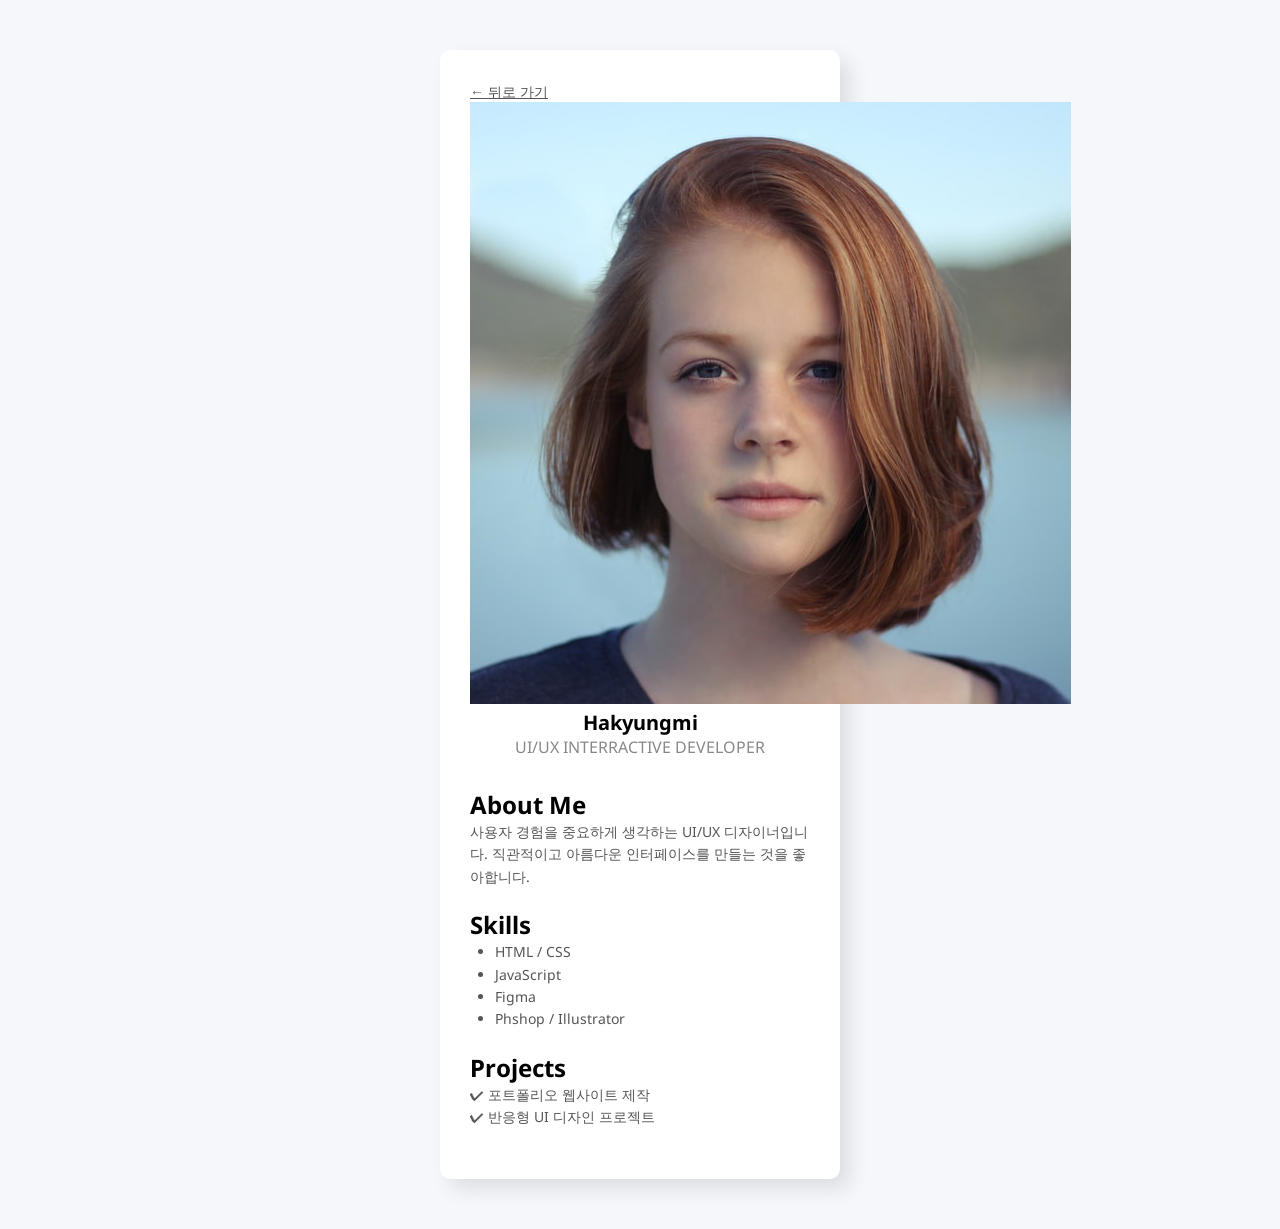
<file: profile-detail.html>
<!doctype html>
<html lang="ko">
  <head>
    <meta charset="UTF-8" />
    <meta name="viewport" content="width=device-width, initial-scale=1.0" />
    <title>멤버1 디테일 페이지</title>
    <link rel="stylesheet" href="css/detail.css" />
  </head>
  <body>
    <!-- 전체 영역 -->

    <section class="detail-wrap">
      <!-- 뒤로 가기 -->
      <a href="index.html" class="back-btn">← 뒤로 가기</a>
      <!-- 상단 프로필 -->
      <div class="detail-profile">
        <img src="images/member1.jpg" alt="member1" />
        <h1>Hakyungmi</h1>
        <p>UI/UX INTERRACTIVE DEVELOPER</p>
      </div>
      <!-- 소개 -->
      <div class="detaile-box">
        <h2>About Me</h2>
        <p>
          사용자 경험을 중요하게 생각하는 UI/UX 디자이너입니다. 직관적이고
          아름다운 인터페이스를 만들는 것을 좋아합니다.
        </p>
      </div>
      <!-- 스킬 -->
      <div class="detaile-box">
        <h2>Skills</h2>
        <ul>
          <li>HTML / CSS</li>
          <li>JavaScript</li>
          <li>Figma</li>
          <li>Phshop / Illustrator</li>
        </ul>
      </div>
      <!-- 프로젝트 -->
      <div class="detaile-box">
        <h2>Projects</h2>
        <p>✔ 포트폴리오 웹사이트 제작</p>
        <p>✔ 반응형 UI 디자인 프로젝트</p>
      </div>
    </section>
  </body>
</html>
</file>
<file: css/detail.css>
@import url('https://fonts.googleapis.com/css2?family=Noto+Sans:ital,wght@0,100..900;1,100..900&family=Orbitron:wght@400..900&family=Poiret+One&family=Poppins:ital,wght@0,100;0,200;0,300;0,400;0,500;0,600;0,700;0,800;0,900;1,100;1,200;1,300;1,400;1,500;1,600;1,700;1,800;1,900&display=swap');


* {
  margin: 0;
  padding: 0;
  box-sizing: border-box;
}
body {
  background-color: #f5f7fa;
   font-family: "Noto Sans", sans-serif;
}
.detail-wrap{
    width: 400px;
    margin: 50px auto;
    padding: 30px;
    background-color: #fff;
    border-radius: 10px;
    box-shadow: 10px 10px 20px rgba(0, 0, 0, 0.1);
}
.back-btn{
    font-size: 14px;
    color:#555;

}

/* 프로필 */
.detail-profile{
    text-align: center;
    margin-bottom: 30px;

}
.detail-profile h1{
    font-size: 20px;
}
.detail-profile p{
    font-style: 12px;
    color: #888;
}
/* 카드박스 */
.detaile-box{
    margin-bottom: 20px;
}
.detail-profile h2{
    font-style: 16px;
    margin-bottom: 10px;
    border-left: 4px solid #7592fc;
    padding-left: 10px;
}
.detaile-box p, .detaile-box li{
    font-size: 14px;
    color: #555;
    line-height: 1.6;
}
.detaile-box ul{
    padding-left: 25px;
}
</file>
